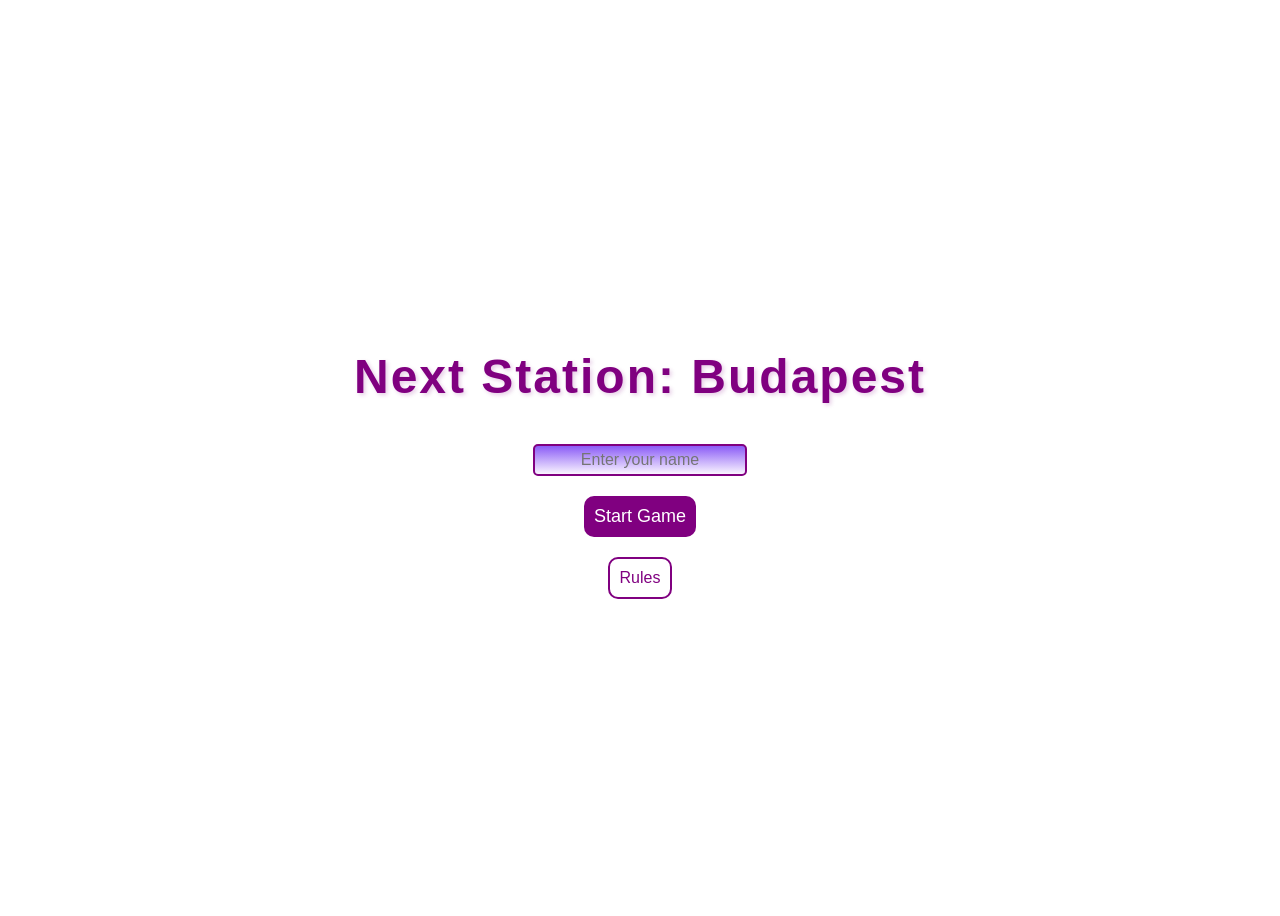
<file: index.html>
<!DOCTYPE html>
<html lang="en">
<head>
    <meta charset="UTF-8">
    <meta name="viewport" content="width=device-width, initial-scale=1.0">
    <link rel="stylesheet" href="css/commonStyle.css">
    <link rel="stylesheet" href="css/menu.css">
    <title>Menu</title>
</head>
<body>
    <div id="menu_div">
        <h1 class="purple_center">Next Station: Budapest</h1>
        
        <input id="name_inp" type="text" placeholder="Enter your name">
        <br>
        <button id="startGameBtn" class="purple_btn">Start Game</button>
        <br>

        
        <button id="rulesBtn" class="white_btn">Rules</button>
    </div>

<script src="js/menu.js"></script>
</body>
</html>
</file>
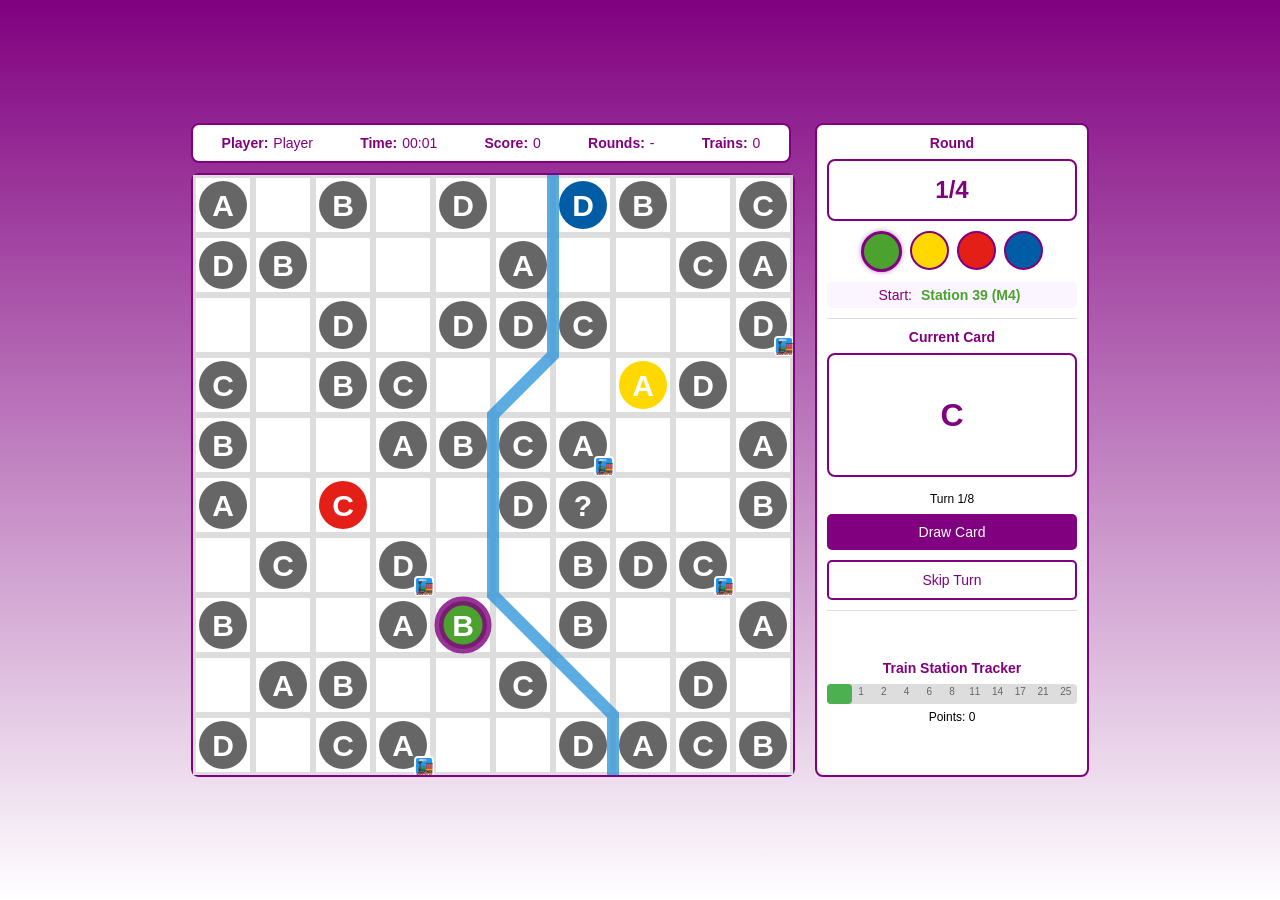
<file: game.html>
<!DOCTYPE html>
<html lang="en">
<head>
    <meta charset="UTF-8">
    <meta name="viewport" content="width=device-width, initial-scale=1.0">
    <title>Station Grid</title>
    <link rel="stylesheet" href="css/style.css">
</head>
<body>

    <div class="game_area">
        <div class="game_board_section">
            <div class="game_info purple_box">
                <div class="info_item"><strong>Player:</strong> <span id="player_name">Player</span></div>
                <div class="info_item"><strong>Time:</strong> <span id="timer">00:00</span></div>
                <div class="info_item"><strong>Score:</strong> <span id="score_value">0</span></div>
                <div class="info_item"><strong>Rounds:</strong> <span id="round_scores">-</span></div>
                <div class="info_item"><strong>Trains:</strong> <span id="train_score">0</span></div>
            </div>
            <div class="grid_container purple_box" id="grid_container"></div>
        </div>
        <div class="card_indicator purple_box">
            <div class="round_display">
                <h3>Round</h3>
                <div class="round_content purple_box">
                    <span id="round_value">1/4</span>
                </div>
                <div class="round_order" id="round_order">
                    <div class="round_indicator" data-round="1"></div>
                    <div class="round_indicator" data-round="2"></div>
                    <div class="round_indicator" data-round="3"></div>
                    <div class="round_indicator" data-round="4"></div>
                </div>
                <div class="start_station_display">Start: <span id="start_station">-</span></div>
            </div>
            <div class="current_card">
                <h3>Current Card</h3>
                <div class="card_content purple_box"><span id="card_type">A</span></div>
                <p class="turn_info">Turn <span id="turn_value">1/8</span></p>
                <button id="draw_card_btn" class="draw_btn">Draw Card</button>
                <button id="skip_turn_btn" class="skip_btn">Skip Turn</button>
            </div>
            <div class="train_tracker">
                <h3>Train Station Tracker</h3>
                <div class="train_scale">
                    <div class="train_marker" id="train_marker"></div>
                    <div class="train_labels">
                        <span>0</span><span>1</span><span>2</span><span>4</span><span>6</span><span>8</span><span>11</span><span>14</span><span>17</span><span>21</span><span>25</span>
                    </div>
                </div>
                <p class="train_points_info">Points: <span id="train_points">0</span></p>
            </div>
        </div>
    </div>

    
    <script type="module" src="js/main.js"></script>
</body>
</html>
</file>
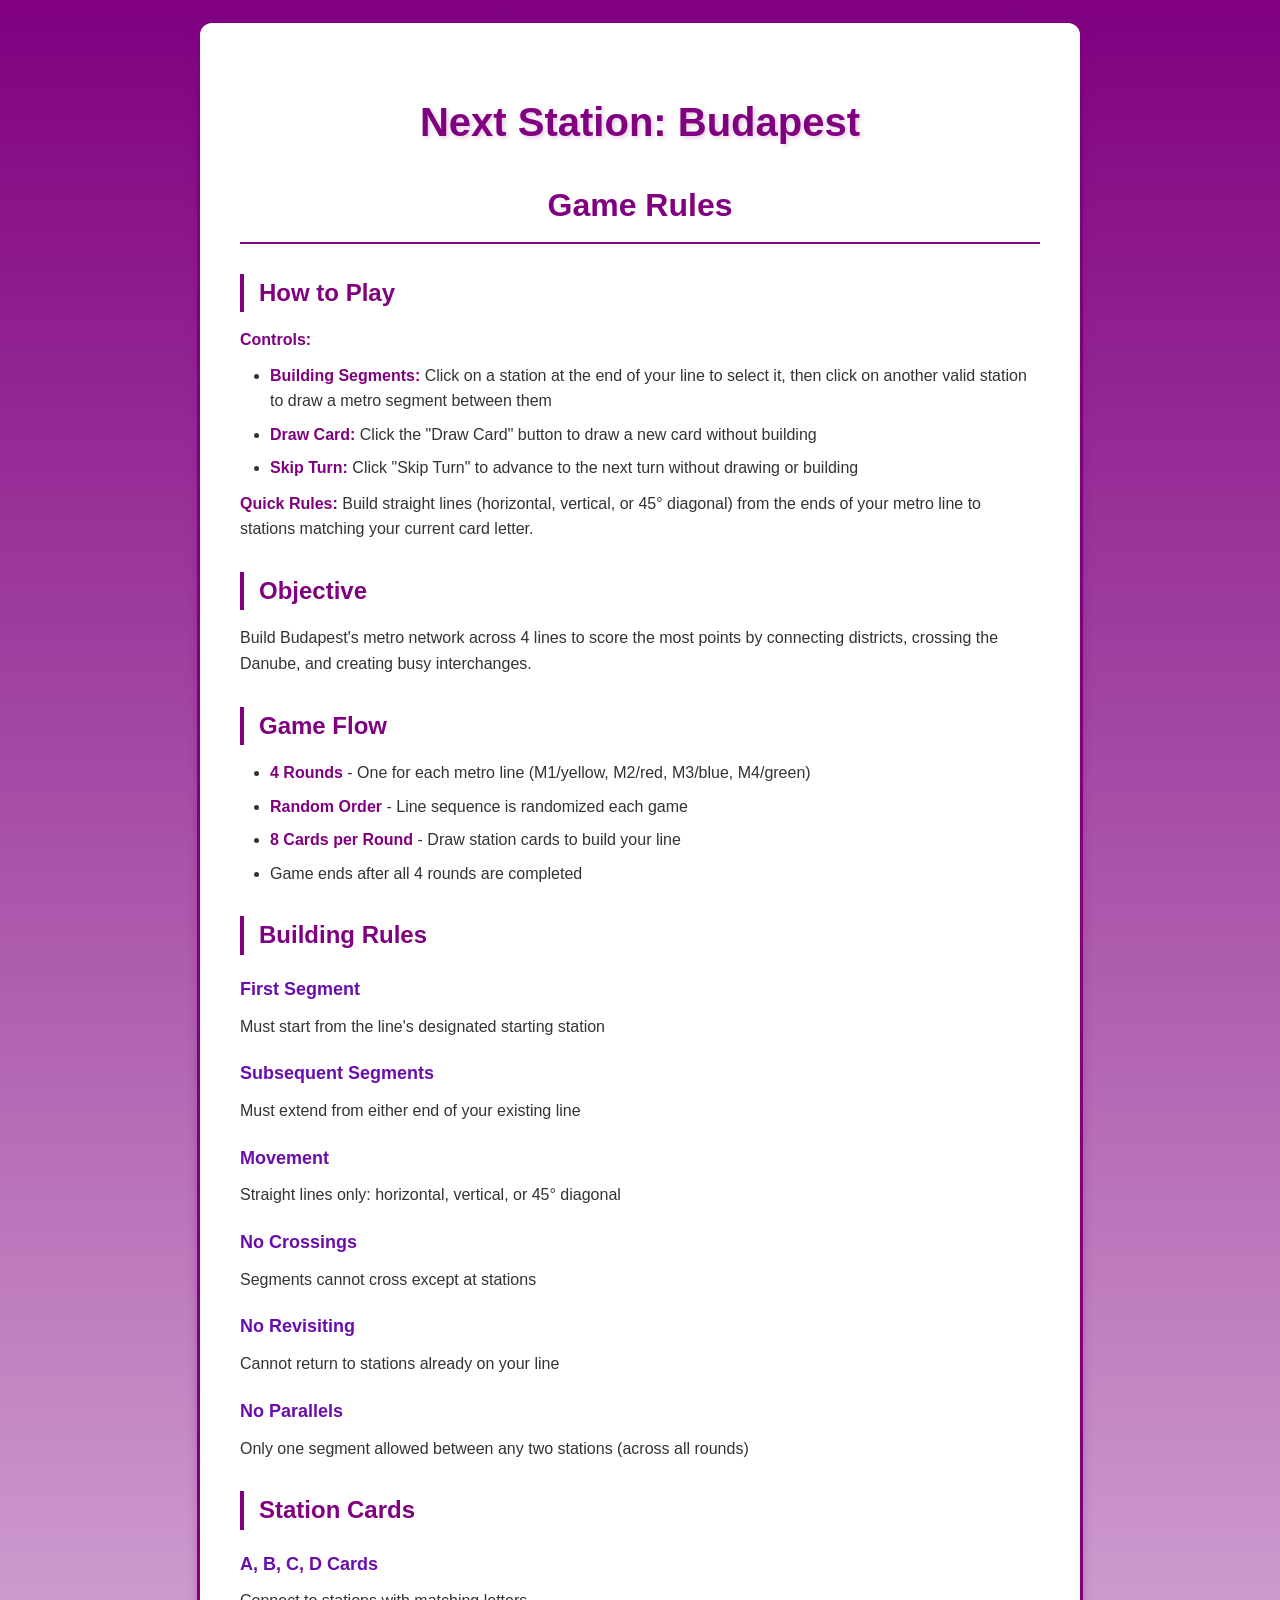
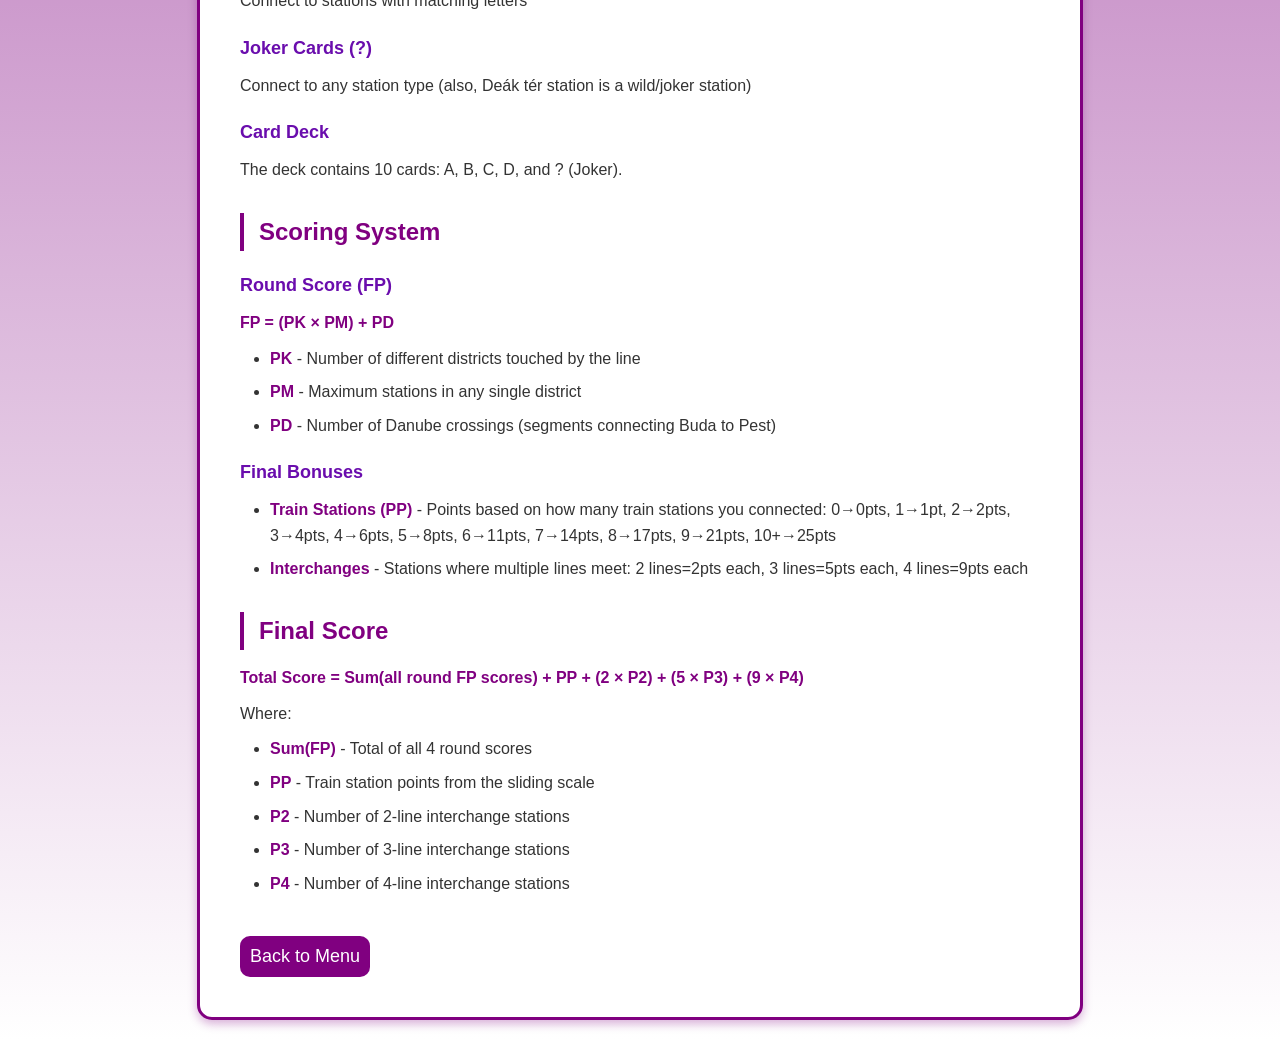
<file: rules.html>
<!DOCTYPE html>
<html lang="en">
<head>
    <meta charset="UTF-8">
    <meta name="viewport" content="width=device-width, initial-scale=1.0">
    <title>Rules</title>
    <link rel="stylesheet" href="css/commonStyle.css">
    <link rel="stylesheet" href="css/rules.css">
</head>
<body>


    
    <div id="rules_container">
        <h1 class="purple_center">Next Station: Budapest</h1>
        <h2 class="purple_center">Game Rules</h2>

        <h3>How to Play</h3>
        <p><strong>Controls:</strong></p>
        <ul>
            <li><strong>Building Segments:</strong> Click on a station at the end of your line to select it, then click on another valid station to draw a metro segment between them</li>
            <li><strong>Draw Card:</strong> Click the "Draw Card" button to draw a new card without building</li>
            <li><strong>Skip Turn:</strong> Click "Skip Turn" to advance to the next turn without drawing or building</li>
        </ul>
        <p><strong>Quick Rules:</strong> Build straight lines (horizontal, vertical, or 45° diagonal) from the ends of your metro line to stations matching your current card letter.</p>


            <h3>Objective</h3>
            <p>Build Budapest's metro network across 4 lines to score the most points by connecting districts, crossing the Danube, and creating busy interchanges.</p>
       

        
            <h3>Game Flow</h3>
            <ul>
                <li><strong>4 Rounds</strong> - One for each metro line (M1/yellow, M2/red, M3/blue, M4/green)</li>
                <li><strong>Random Order</strong> - Line sequence is randomized each game</li>
                <li><strong>8 Cards per Round</strong> - Draw station cards to build your line</li>
                <li>Game ends after all 4 rounds are completed</li>
            </ul>
     

        
            <h3>Building Rules</h3>
           
                
                    <h4>First Segment</h4>
                    <p>Must start from the line's designated starting station</p>
                
                
                    <h4>Subsequent Segments</h4>
                    <p>Must extend from either end of your existing line</p>
               
                
                    <h4>Movement</h4>
                    <p>Straight lines only: horizontal, vertical, or 45° diagonal</p>
                
                    <h4>No Crossings</h4>
                    <p>Segments cannot cross except at stations</p>
               
                    <h4>No Revisiting</h4>
                    <p>Cannot return to stations already on your line</p>
                
               
                    <h4>No Parallels</h4>
                    <p>Only one segment allowed between any two stations (across all rounds)</p>


       
            <h3>Station Cards</h3>

                    <h4>A, B, C, D Cards</h4>
                    <p>Connect to stations with matching letters</p>

                    <h4>Joker Cards (?)</h4>
                    <p>Connect to any station type (also, Deák tér station is a wild/joker station)</p>


                    <h4>Card Deck</h4>
                    <p>The deck contains 10 cards: A, B, C, D, and ? (Joker).</p>


 
            <h3>Scoring System</h3>

                    <h4>Round Score (FP)</h4>
                    <p><strong>FP = (PK × PM) + PD</strong></p>
                    <ul>
                        <li><strong>PK</strong> - Number of different districts touched by the line</li>
                        <li><strong>PM</strong> - Maximum stations in any single district</li>
                        <li><strong>PD</strong> - Number of Danube crossings (segments connecting Buda to Pest)</li>
                    </ul>

                    <h4>Final Bonuses</h4>
                    <ul>
                        <li><strong>Train Stations (PP)</strong> - Points based on how many train stations you connected: 0→0pts, 1→1pt, 2→2pts, 3→4pts, 4→6pts, 5→8pts, 6→11pts, 7→14pts, 8→17pts, 9→21pts, 10+→25pts</li>
                        <li><strong>Interchanges</strong> - Stations where multiple lines meet: 2 lines=2pts each, 3 lines=5pts each, 4 lines=9pts each</li>
                    </ul>

        

       
            <h3>Final Score</h3>
            <p><strong>
                Total Score = Sum(all round FP scores) + PP + (2 × P2) + (5 × P3) + (9 × P4)
            </strong></p>
            <p>Where:</p>
            <ul>
                <li><strong>Sum(FP)</strong> - Total of all 4 round scores</li>
                <li><strong>PP</strong> - Train station points from the sliding scale</li>
                <li><strong>P2</strong> - Number of 2-line interchange stations</li>
                <li><strong>P3</strong> - Number of 3-line interchange stations</li>
                <li><strong>P4</strong> - Number of 4-line interchange stations</li>
            </ul>
     

            <a href="index.html"><button id="backBtn" class="purple_btn">Back to Menu</button></a>

    </div>

</body>
</html>
</file>
<file: css/commonStyle.css>
* {
    font-family: 'Segoe UI', Tahoma, Geneva, Verdana, sans-serif;
}



.purple_center{
    text-align: center;
    color: purple;
}
.purple_btn{
    background-color: purple;
    color: white;
    border: none;
    border-radius: 10px;
    font-size: large;
    padding: 10px;
    transition: all 0.5s ease-in-out;
}
.purple_btn:hover{
transform: translateY(-5px);
  

}

.white_btn{
    background-color: white;
    color: purple;
    border: none;
    border-radius: 10px;
    font-size: medium;
    padding: 10px;
    border: 2px solid purple;
}
</file>
<file: css/menu.css>
#menu_div {
    text-align: center;
    display: flex;
    flex-direction: column;
    align-items: center;
    justify-content: center;
    height: 100vh;
}
#menu_div h1 {
    font-size: 48px;
    font-weight: bold;
    color: purple;
    margin-bottom: 40px;
    letter-spacing: 2px;
    text-shadow: 2px 2px 4px rgba(128, 0, 128, 0.2);
}
#menu_div br {
    display: block;
    content: "";
    margin: 10px 0;
}
#name_inp {
    padding: 5px;
    font-size: medium;
    border: 2px solid purple;
    border-radius: 5px;
    width: 200px;
    text-align: center;
    background: linear-gradient(to bottom, #8b5cf6, #faf5ff);
    transition: all 0.5s ease-in-out;
}



#name_inp:focus {
   transition: all 0.5s ease-in-out;
   transform: translateY(-5px);
}

#startGameBtn:hover {
   transition: all 0.5s ease-in-out;
   transform: translateY(-5px);
}

#rulesBtn:hover {
   transition: all 0.5s ease-in-out;
   transform: translateY(-5px);
}
#startGameBtn {
   transition: all 0.5s ease-in-out;
}
#rulesBtn {
   transition: all 0.5s ease-in-out;
}
</file>
<file: css/style.css>
body {
    margin: 0;
    padding: 0;
    background: linear-gradient(to bottom, purple, white);
    display: flex;
    flex-direction: column;
    align-items: center;
    justify-content: center;
    min-height: 100vh;
    font-family: 'Segoe UI', Tahoma, Geneva, Verdana, sans-serif;
    box-sizing: border-box;
}
.purple_box {
    background-color: white;
    border: 2px solid purple;
    border-radius: 8px;
}
.game_area {
    display: flex;
    gap: 20px;
    align-items: stretch;
    justify-content: center;
}

.game_board_section {
    display: flex;
    flex-direction: column;
    gap: 10px;
}

.game_info {
    padding: 10px 15px;
    display: flex;
    gap: 20px;
    justify-content: space-around;
    align-items: center;
    width: 600px;
    box-sizing: border-box;
}
.info_item {
    font-size: 14px;
    color: purple;
    display: flex;
    align-items: center;
    gap: 5px;
}
.grid_container {
    width: 600px;
    height: 600px;
    flex-shrink: 0;
}
.card_indicator {
    width: 250px;
    padding: 10px;
    text-align: center;
    flex-shrink: 0;
    display: flex;
    flex-direction: column;
    justify-content: space-between;
}

.current_card h3, .round_display h3, .train_tracker h3 {
    margin: 0 0 8px 0;
    color: purple;
    font-size: 14px;
    font-weight: bold;
}
.card_content, .round_content {
    padding: 15px;
    margin-bottom: 10px;
    display: flex;
    align-items: center;
    justify-content: center;
}

.card_content {
    padding: 30px;
    min-height: 60px;
    margin-bottom: 15px;
}

#card_type, #round_value {
    font-size: 24px;
    font-weight: bold;
    color: purple;
}

#card_type {
    font-size: 32px;
}

/* Buttons */
.draw_btn, .skip_btn {
    border-radius: 5px;
    padding: 10px 15px;
    font-size: 14px;
    cursor: pointer;
    width: 100%;
    border: none;
}

.draw_btn {
    background-color: purple;
    color: white;
}

.draw_btn:hover {
    background-color: #6a0dad;
}

.skip_btn {
    background-color: white;
    color: purple;
    border: 2px solid purple;
    margin-top: 10px;
}

.skip_btn:hover {
    background-color: #faf5ff;
}

.draw_btn:disabled, .skip_btn:disabled {
    background-color: #ccc;
    color: #666;
    border-color: #999;
    cursor: not-allowed;
    opacity: 0.5;
}

/* SVG stuff */
svg {
    width: 100%;
    height: 100%;
}

.grid_line {
    stroke: #ddd;
    stroke-width: 1;
}


.node {
    cursor: pointer;
}

.node.selected {
    fill: #9b59b6 !important;
}

.node.valid_destination {
    filter: drop-shadow(0 0 2px rgba(128, 0, 128, 1));
}

.node.start_station {
    stroke: purple;
    stroke-width: 1.5;
    stroke-opacity: 0.8;
}

.node_text {
    fill: white;
    font-size: 5px;
    text-anchor: middle;
    dominant-baseline: central;
    pointer-events: none;
    font-weight: bold;
}

.connection_line {
    stroke-width: 3;
}

.river {
    fill: none;
    stroke: #3498db;
    stroke-width: 2;
    stroke-opacity: 0.8;
}

.train_indicator, .train_emoji {
    pointer-events: none;
    user-select: none;
}

/* Display sections */
.round_display, .current_card {
    margin-bottom: 10px;
    padding-bottom: 10px;
    border-bottom: 1px solid #ddd;
}

.start_station_display {
    font-size: 14px;
    color: purple;
    text-align: center;
    margin-top: 10px;
    padding: 5px;
    border-radius: 5px;
    background-color: #faf5ff;
}

#start_station {
    font-weight: bold;
    padding: 2px 5px;
    border-radius: 3px;
}

/* Train tracker */
.train_tracker {
    display: flex;
    flex-direction: column;
    justify-content: center;
    flex-grow: 1;
}

.train_tracker p {
    margin: 3px 0;
    font-size: 12px;
}

.train_scale {
    position: relative;
    height: 20px;
    background: #ddd;
    border-radius: 4px;
    margin-bottom: 3px;
}

.train_marker {
    position: absolute;
    top: 0;
    left: 0%;
    width: 10%;
    height: 100%;
    background-color: #4CAF50;
    border-radius: 4px;
    transition: left 0.3s ease;
}

.train_labels {
    display: flex;
    justify-content: space-between;
    font-size: 10px;
    color: #666;
    margin-top: 2px;
}

.train_labels span {
    flex: 1;
    text-align: center;
}

/* Round indic*/
.round_order {
    display: flex;
    justify-content: center;
    gap: 8px;
    margin: 10px 0;
}

.round_indicator {
    width: 35px;
    height: 35px;
    border-radius: 50%;
    border: 2px solid purple;
    background-color: white;
}


.round_indicator.current {
    border: 3px solid purple;
    box-shadow: 0 0 5px rgba(128,0,128,0.5);
}
.round_indicator.completed {
    opacity: 0.6;
}

.turn_info {
    margin: 8px 0;
    font-size: 12px;
}

.train_points_info {
    margin-top: 5px;
    font-size: 12px;
}
</file>
<file: css/rules.css>
body {
    background: linear-gradient(to bottom, purple, white);
    margin: 0;
    padding: 20px;
    font-family: 'Segoe UI', Tahoma, Geneva, Verdana, sans-serif;
}

#rules_container {
    max-width: 800px;
    margin: 0 auto;
    padding: 40px;
    background-color: white;
    color: purple;
    border: 3px solid purple;
    border-radius: 15px;
    box-shadow: 0 4px 10px rgba(128, 0, 128, 0.3);
    line-height: 1.6;
}

#rules_container h1 {
    font-size: 40px;
    margin-bottom: 10px;
    text-shadow: 2px 2px 4px rgba(128, 0, 128, 0.2);
}

#rules_container h2 {
    font-size: 32px;
    margin-bottom: 30px;
    border-bottom: 2px solid purple;
    padding-bottom: 10px;
}


#rules_container h3 {
    font-size: 24px;
    margin-top: 30px;
    margin-bottom: 15px;
    color: purple;
    border-left: 4px solid purple;
    padding-left: 15px;
}

#rules_container h4 {
    font-size: 18px;
    margin-top: 20px;
    margin-bottom: 10px;
    color: #6a0dad;
    font-weight: bold;
}

#rules_container p {
    margin: 10px 0;
    color: #333;
}
#rules_container ul {
    margin: 10px 0;
    padding-left: 30px;
}

#rules_container li {
    margin: 8px 0;
    color: #333;
}
#rules_container strong {
    color: purple;
}
#backBtn {
    margin-top: 30px;
    cursor: pointer;
}
</file>
